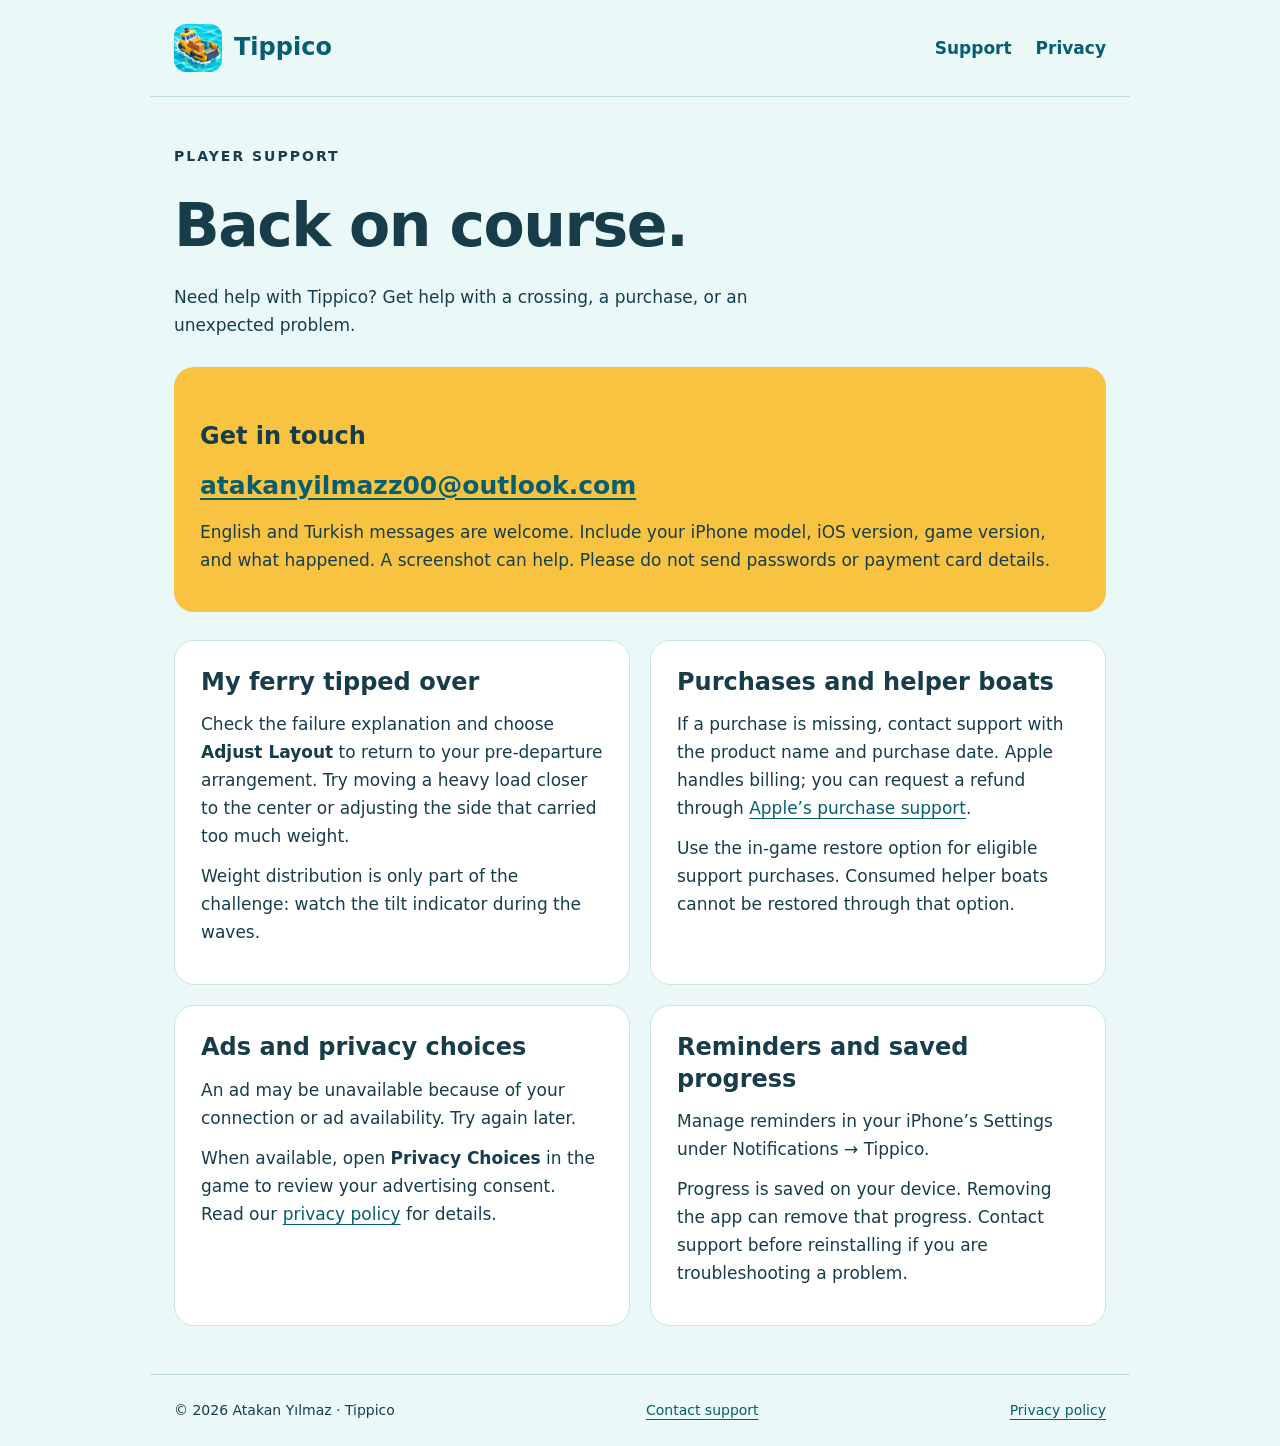
<file: index.html>
<!doctype html><html lang="en"><head><meta charset="utf-8"><meta name="viewport" content="width=device-width,initial-scale=1"><title>Support | Tippico</title><meta name="description" content="Help with Tippico gameplay, purchases, reminders, and privacy. Contact the developer."><link rel="icon" href="./icon.png"><link rel="stylesheet" href="./style.css"></head><body><header><a class="brand" href="./index.html"><img src="./icon.png" alt="" width="48" height="48">Tippico</a><nav aria-label="Main navigation"><a href="./index.html">Support</a><a href="./privacy.html">Privacy</a></nav></header><main><div class="intro"><p class="eyebrow">Player support</p><h1>Back on course.</h1><p>Need help with Tippico? Get help with a crossing, a purchase, or an unexpected problem.</p></div><section class="contact"><h2>Get in touch</h2><a href="mailto:atakanyilmazz00@outlook.com?subject=Tippico%20Support">atakanyilmazz00@outlook.com</a><p>English and Turkish messages are welcome. Include your iPhone model, iOS version, game version, and what happened. A screenshot can help. Please do not send passwords or payment card details.</p></section><div class="grid"><section class="card"><h2>My ferry tipped over</h2><p>Check the failure explanation and choose <strong>Adjust Layout</strong> to return to your pre-departure arrangement. Try moving a heavy load closer to the center or adjusting the side that carried too much weight.</p><p>Weight distribution is only part of the challenge: watch the tilt indicator during the waves.</p></section><section class="card"><h2>Purchases and helper boats</h2><p>If a purchase is missing, contact support with the product name and purchase date. Apple handles billing; you can request a refund through <a href="https://reportaproblem.apple.com/">Apple’s purchase support</a>.</p><p>Use the in-game restore option for eligible support purchases. Consumed helper boats cannot be restored through that option.</p></section><section class="card"><h2>Ads and privacy choices</h2><p>An ad may be unavailable because of your connection or ad availability. Try again later.</p><p>When available, open <strong>Privacy Choices</strong> in the game to review your advertising consent. Read our <a href="./privacy.html">privacy policy</a> for details.</p></section><section class="card"><h2>Reminders and saved progress</h2><p>Manage reminders in your iPhone’s Settings under Notifications → Tippico.</p><p>Progress is saved on your device. Removing the app can remove that progress. Contact support before reinstalling if you are troubleshooting a problem.</p></section></div></main><footer><span>© 2026 Atakan Yılmaz · Tippico</span><a href="mailto:atakanyilmazz00@outlook.com">Contact support</a><a href="./privacy.html">Privacy policy</a></footer></body></html>
</file>
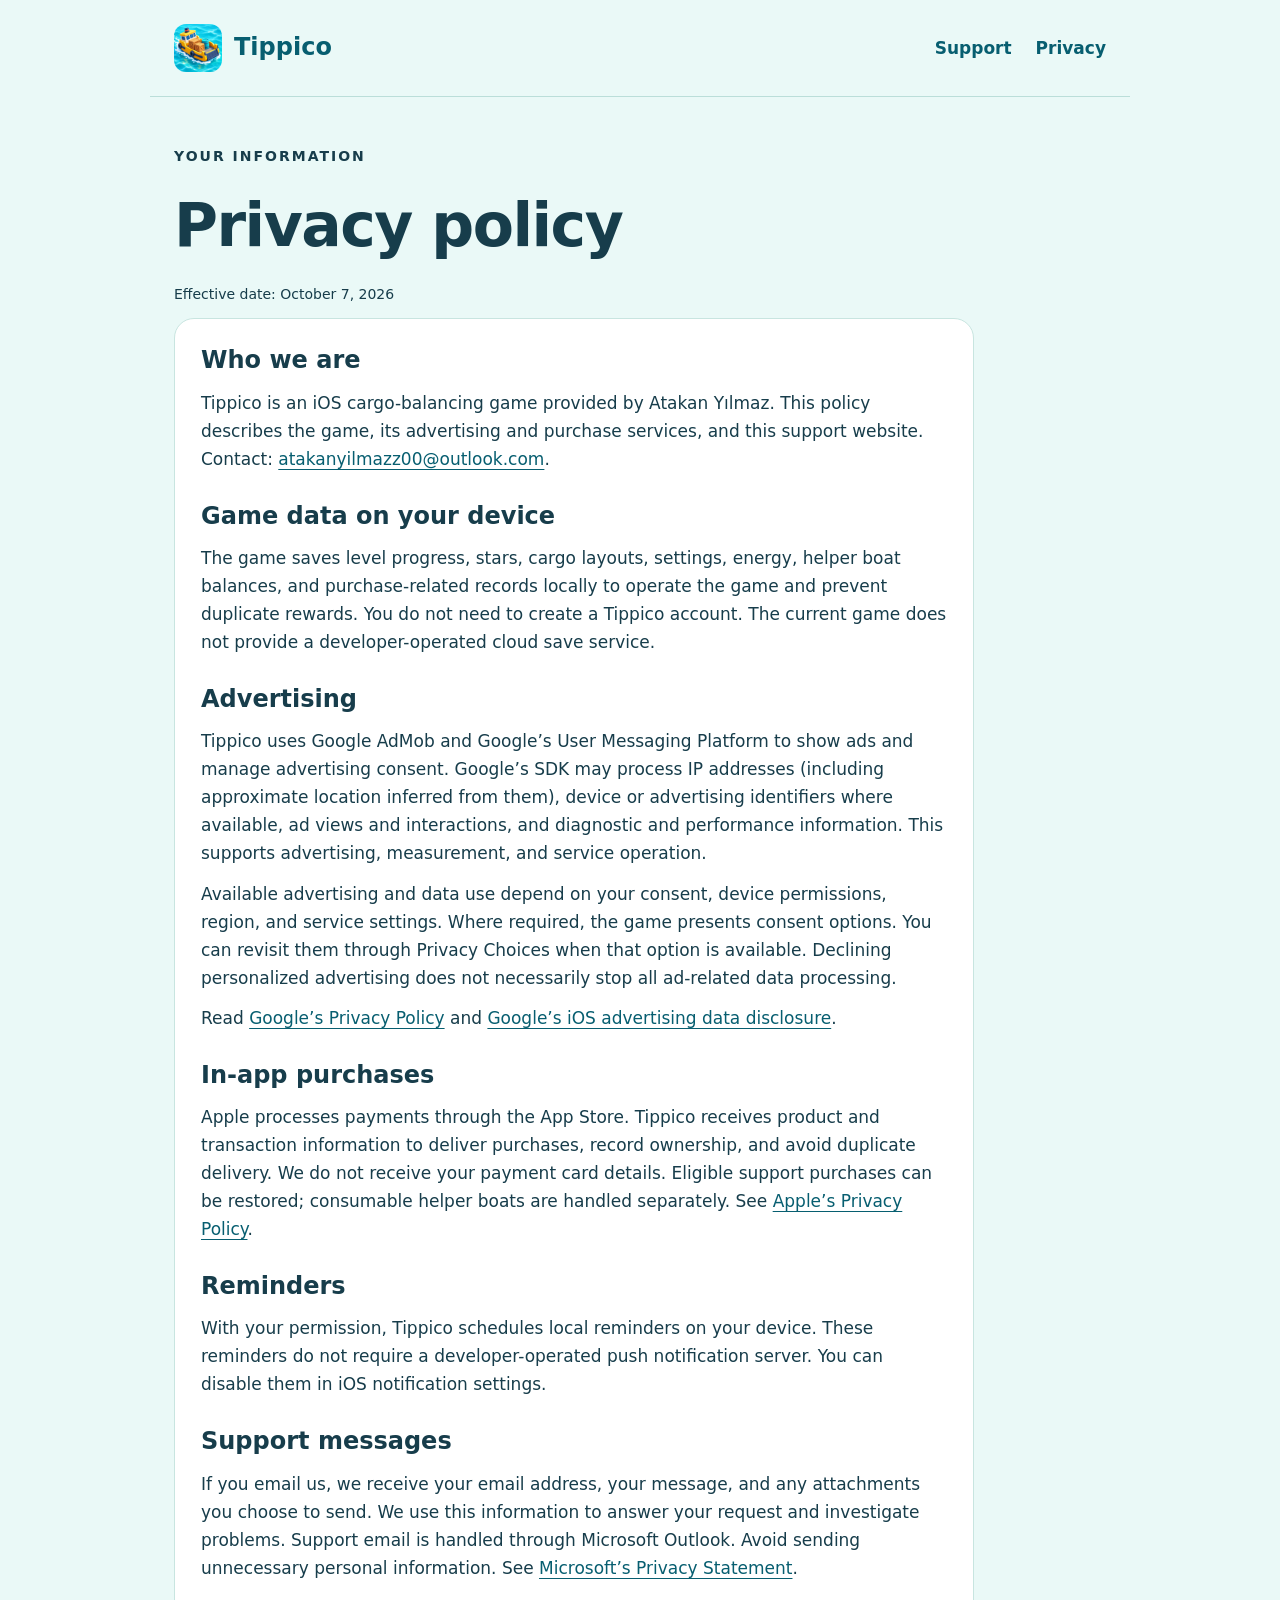
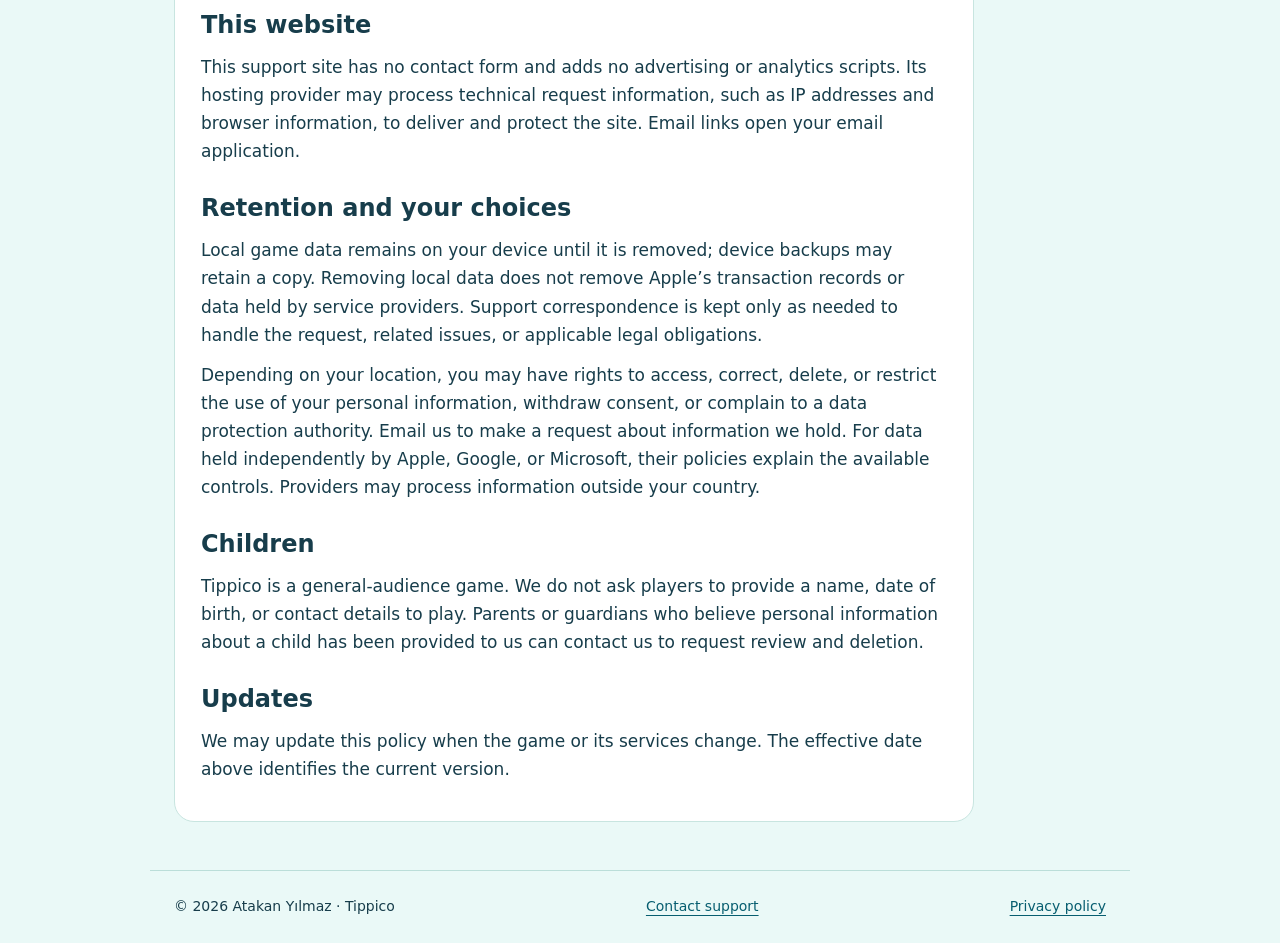
<file: privacy.html>
<!doctype html><html lang="en"><head><meta charset="utf-8"><meta name="viewport" content="width=device-width,initial-scale=1"><title>Privacy Policy | Tippico</title><meta name="description" content="How Tippico handles game progress, ads, purchases, notifications, and support messages."><link rel="icon" href="./icon.png"><link rel="stylesheet" href="./style.css"></head><body><header><a class="brand" href="./index.html"><img src="./icon.png" alt="" width="48" height="48">Tippico</a><nav aria-label="Main navigation"><a href="./index.html">Support</a><a href="./privacy.html">Privacy</a></nav></header><main><p class="eyebrow">Your information</p><h1>Privacy policy</h1><p class="meta">Effective date: October 7, 2026</p><article><h2>Who we are</h2><p>Tippico is an iOS cargo-balancing game provided by Atakan Yılmaz. This policy describes the game, its advertising and purchase services, and this support website. Contact: <a href="mailto:atakanyilmazz00@outlook.com">atakanyilmazz00@outlook.com</a>.</p><h2>Game data on your device</h2><p>The game saves level progress, stars, cargo layouts, settings, energy, helper boat balances, and purchase-related records locally to operate the game and prevent duplicate rewards. You do not need to create a Tippico account. The current game does not provide a developer-operated cloud save service.</p><h2>Advertising</h2><p>Tippico uses Google AdMob and Google’s User Messaging Platform to show ads and manage advertising consent. Google’s SDK may process IP addresses (including approximate location inferred from them), device or advertising identifiers where available, ad views and interactions, and diagnostic and performance information. This supports advertising, measurement, and service operation.</p><p>Available advertising and data use depend on your consent, device permissions, region, and service settings. Where required, the game presents consent options. You can revisit them through Privacy Choices when that option is available. Declining personalized advertising does not necessarily stop all ad-related data processing.</p><p>Read <a href="https://policies.google.com/privacy">Google’s Privacy Policy</a> and <a href="https://developers.google.com/admob/ios/privacy/data-disclosure">Google’s iOS advertising data disclosure</a>.</p><h2>In-app purchases</h2><p>Apple processes payments through the App Store. Tippico receives product and transaction information to deliver purchases, record ownership, and avoid duplicate delivery. We do not receive your payment card details. Eligible support purchases can be restored; consumable helper boats are handled separately. See <a href="https://www.apple.com/legal/privacy/">Apple’s Privacy Policy</a>.</p><h2>Reminders</h2><p>With your permission, Tippico schedules local reminders on your device. These reminders do not require a developer-operated push notification server. You can disable them in iOS notification settings.</p><h2>Support messages</h2><p>If you email us, we receive your email address, your message, and any attachments you choose to send. We use this information to answer your request and investigate problems. Support email is handled through Microsoft Outlook. Avoid sending unnecessary personal information. See <a href="https://privacy.microsoft.com/privacystatement">Microsoft’s Privacy Statement</a>.</p><h2>This website</h2><p>This support site has no contact form and adds no advertising or analytics scripts. Its hosting provider may process technical request information, such as IP addresses and browser information, to deliver and protect the site. Email links open your email application.</p><h2>Retention and your choices</h2><p>Local game data remains on your device until it is removed; device backups may retain a copy. Removing local data does not remove Apple’s transaction records or data held by service providers. Support correspondence is kept only as needed to handle the request, related issues, or applicable legal obligations.</p><p>Depending on your location, you may have rights to access, correct, delete, or restrict the use of your personal information, withdraw consent, or complain to a data protection authority. Email us to make a request about information we hold. For data held independently by Apple, Google, or Microsoft, their policies explain the available controls. Providers may process information outside your country.</p><h2>Children</h2><p>Tippico is a general-audience game. We do not ask players to provide a name, date of birth, or contact details to play. Parents or guardians who believe personal information about a child has been provided to us can contact us to request review and deletion.</p><h2>Updates</h2><p>We may update this policy when the game or its services change. The effective date above identifies the current version.</p></article></main><footer><span>© 2026 Atakan Yılmaz · Tippico</span><a href="mailto:atakanyilmazz00@outlook.com">Contact support</a><a href="./privacy.html">Privacy policy</a></footer></body></html>
</file>
<file: style.css>
*{box-sizing:border-box}body{margin:0;background:#eaf9f7;color:#173d4b;font-family:system-ui,-apple-system,sans-serif;line-height:1.65;font-size:17px}a{color:#075e70;text-underline-offset:4px}header,main,footer{max-width:980px;margin:auto;padding:24px}header{display:flex;align-items:center;justify-content:space-between;gap:20px;border-bottom:1px solid #bbded9}header a{font-weight:700;text-decoration:none}nav{display:flex;gap:24px}.brand{display:flex;align-items:center;gap:12px;font-size:24px}.brand img{width:48px;height:48px;border-radius:12px}h1{font-size:clamp(36px,6vw,60px);line-height:1.12;letter-spacing:-1.5px;margin:24px 0}h2{font-size:24px;line-height:1.3;margin:28px 0 12px}p{margin:12px 0}main{padding-top:36px;padding-bottom:48px}.intro{max-width:660px}.eyebrow{font-size:14px;font-weight:750;letter-spacing:2px;text-transform:uppercase}.contact{background:#f8c341;padding:26px;border-radius:20px;margin:28px 0}.contact a{font-size:clamp(17px,3vw,25px);font-weight:700;overflow-wrap:anywhere}.grid{display:grid;grid-template-columns:1fr 1fr;gap:20px}.card,article{background:white;border:1px solid #c8e5e0;border-radius:20px;padding:26px}.card h2{margin-top:0}article{max-width:800px}article h2:first-child{margin-top:0}footer{font-size:14px;border-top:1px solid #bbded9;display:flex;justify-content:space-between;gap:20px;flex-wrap:wrap}.meta{font-size:14px}a:focus-visible{outline:3px solid #164b68;outline-offset:5px}@media(max-width:620px){header,main,footer{padding:20px}.grid{grid-template-columns:1fr}nav{gap:14px;font-size:15px}.card,article{padding:20px}h1{letter-spacing:-1px}}
</file>
